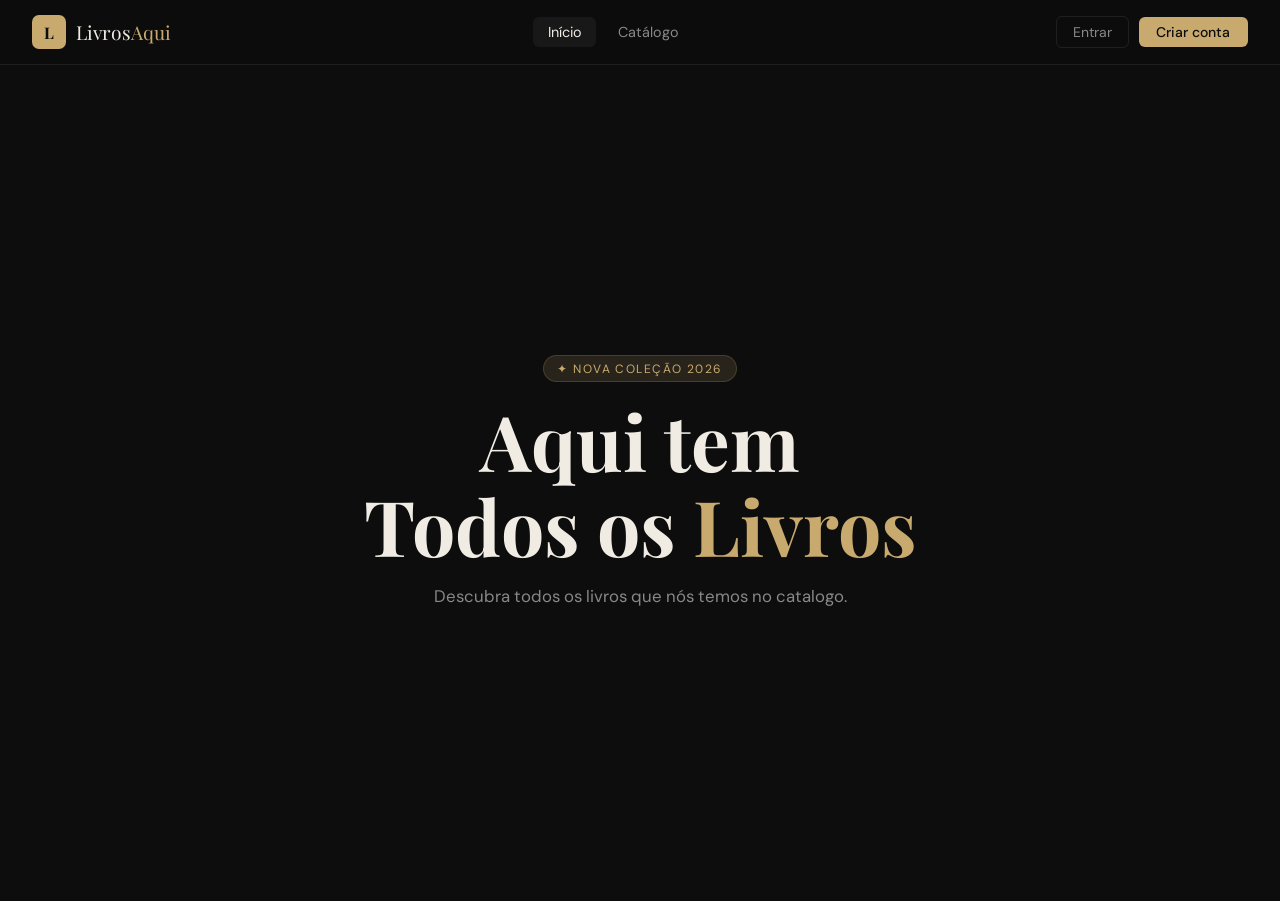
<file: index.html>
<!DOCTYPE html>
<html lang="pt-BR">
<head>
  <meta charset="UTF-8" />
  <meta name="viewport" content="width=device-width, initial-scale=1.0"/>
  <title>Aluguel de Livros</title>
  <link href="https://fonts.googleapis.com/css2?family=Playfair+Display:wght@700&family=DM+Sans:wght@300;400;500&display=swap" rel="stylesheet"/>
  <link rel="stylesheet" href="index.css"/>
</head>
<body>

<header>
  <div class="header-inner">

    <a href="#" class="logo">
      <div class="logo-mark">L</div>
      <span class="logo-name">Livros<span>Aqui</span></span>
    </a>

    <nav>
      <a href="#" class="nav-link active">Início</a>
      <a href="#" class="nav-link">Catálogo</a>
    </nav>

    <div class="header-actions">
      <button class="btn-login">Entrar</button>
      <a href="#" class="btn-cadastro">Criar conta</a>
    </div>

  </div>
</header>

  <section class="hero">
    <span class="tag">✦ Nova coleção 2026</span>
    <h1>Aqui tem<br/>Todos os <em>Livros</em></h1>
    <p>Descubra todos os livros que nós temos no catalogo.</p>
  </section>

</body>
</html>
</file>
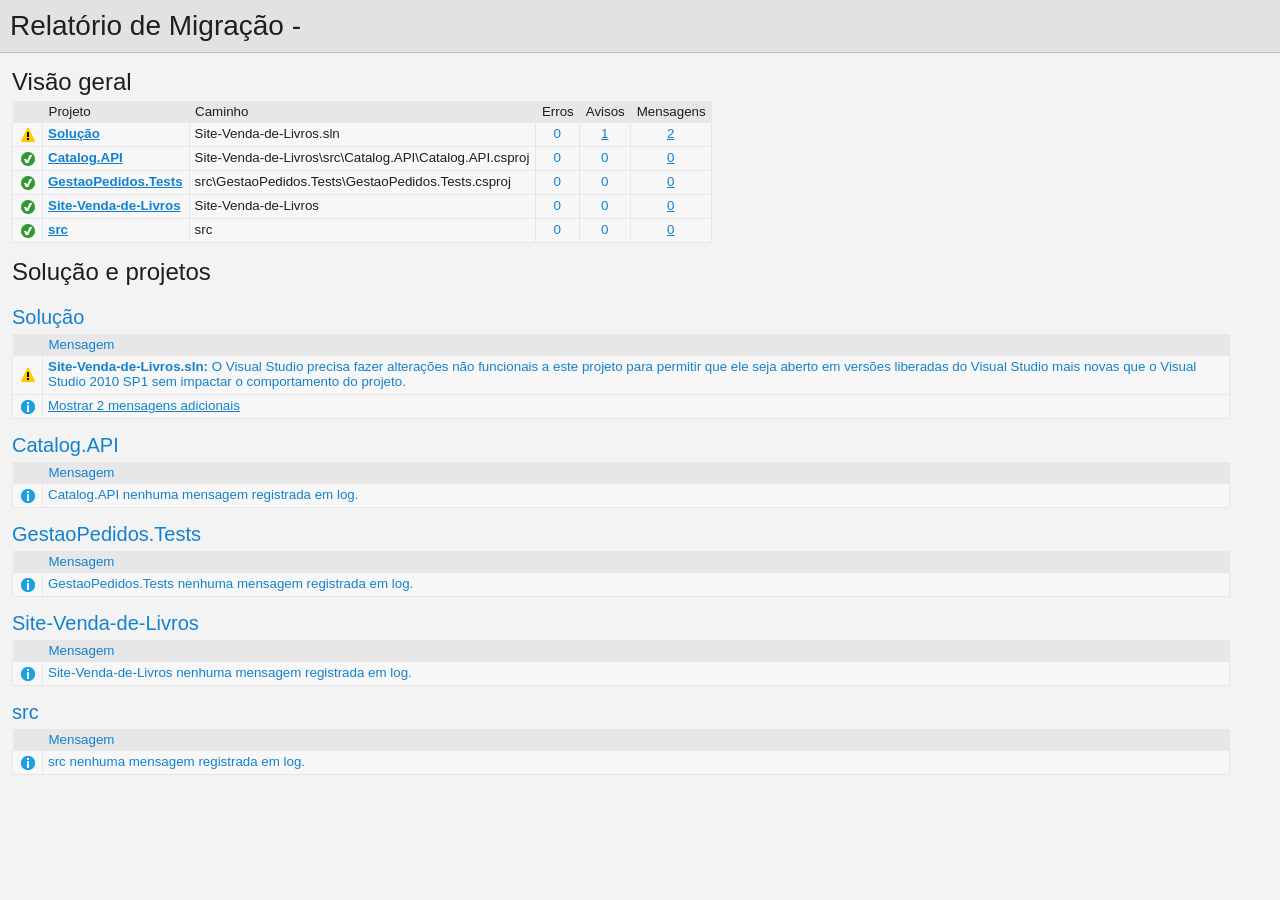
<file: UpgradeLog.htm>
﻿<!DOCTYPE html>
<!-- saved from url=(0014)about:internet -->
 <html xmlns:msxsl="urn:schemas-microsoft-com:xslt"><head><meta content="en-us" http-equiv="Content-Language" /><meta content="text/html; charset=utf-16" http-equiv="Content-Type" /><title _locID="ConversionReport0">
          Relatório de Migração
        </title><style> 
                    /* Body style, for the entire document */
                    body
                    {
                        background: #F3F3F4;
                        color: #1E1E1F;
                        font-family: "Segoe UI", Tahoma, Geneva, Verdana, sans-serif;
                        padding: 0;
                        margin: 0;
                    }

                    /* Header1 style, used for the main title */
                    h1
                    {
                        padding: 10px 0px 10px 10px;
                        font-size: 21pt;
                        background-color: #E2E2E2;
                        border-bottom: 1px #C1C1C2 solid; 
                        color: #201F20;
                        margin: 0;
                        font-weight: normal;
                    }

                    /* Header2 style, used for "Overview" and other sections */
                    h2
                    {
                        font-size: 18pt;
                        font-weight: normal;
                        padding: 15px 0 5px 0;
                        margin: 0;
                    }

                    /* Header3 style, used for sub-sections, such as project name */
                    h3
                    {
                        font-weight: normal;
                        font-size: 15pt;
                        margin: 0;
                        padding: 15px 0 5px 0;
                        background-color: transparent;
                    }

                    /* Color all hyperlinks one color */
                    a
                    {
                        color: #1382CE;
                    }

                    /* Table styles */ 
                    table
                    {
                        border-spacing: 0 0;
                        border-collapse: collapse;
                        font-size: 10pt;
                    }

                    table th
                    {
                        background: #E7E7E8;
                        text-align: left;
                        text-decoration: none;
                        font-weight: normal;
                        padding: 3px 6px 3px 6px;
                    }

                    table td
                    {
                        vertical-align: top;
                        padding: 3px 6px 5px 5px;
                        margin: 0px;
                        border: 1px solid #E7E7E8;
                        background: #F7F7F8;
                    }

                    /* Local link is a style for hyperlinks that link to file:/// content, there are lots so color them as 'normal' text until the user mouse overs */
                    .localLink
                    {
                        color: #1E1E1F;
                        background: #EEEEED;
                        text-decoration: none;
                    }

                    .localLink:hover
                    {
                        color: #1382CE;
                        background: #FFFF99;
                        text-decoration: none;
                    }

                    /* Center text, used in the over views cells that contain message level counts */ 
                    .textCentered
                    {
                        text-align: center;
                    }

                    /* The message cells in message tables should take up all avaliable space */
                    .messageCell
                    {
                        width: 100%;
                    }

                    /* Padding around the content after the h1 */ 
                    #content 
                    {
	                    padding: 0px 12px 12px 12px; 
                    }

                    /* The overview table expands to width, with a max width of 97% */ 
                    #overview table
                    {
                        width: auto;
                        max-width: 75%; 
                    }

                    /* The messages tables are always 97% width */
                    #messages table
                    {
                        width: 97%;
                    }

                    /* All Icons */
                    .IconSuccessEncoded, .IconInfoEncoded, .IconWarningEncoded, .IconErrorEncoded
                    {
                        min-width:18px;
                        min-height:18px; 
                        background-repeat:no-repeat;
                        background-position:center;
                    }

                    /* Success icon encoded */
                    .IconSuccessEncoded
                    {
                        /* Note: Do not delete the comment below. It is used to verify the correctness of the encoded image resource below before the product is released */
                        /* [---XsltValidateInternal-Base64EncodedImage:IconSuccess#Begin#background-image: url(data:image/png;base64,#Separator#);#End#] */
                        background-image: url([data-uri]);
                    }

                    /* Information icon encoded */
                    .IconInfoEncoded
                    {
                        /* Note: Do not delete the comment below. It is used to verify the correctness of the encoded image resource below before the product is released */
                        /* [---XsltValidateInternal-Base64EncodedImage:IconInformation#Begin#background-image: url(data:image/png;base64,#Separator#);#End#] */
                        background-image: url([data-uri]);
                    }

                    /* Warning icon encoded */
                    .IconWarningEncoded
                    {
                        /* Note: Do not delete the comment below. It is used to verify the correctness of the encoded image resource below before the product is released */
                        /* [---XsltValidateInternal-Base64EncodedImage:IconWarning#Begin#background-image: url(data:image/png;base64,#Separator#);#End#] */
                        background-image: url([data-uri]);
                    }

                    /* Error icon encoded */
                    .IconErrorEncoded
                    {
                        /* Note: Do not delete the comment below. It is used to verify the correctness of the encoded image resource below before the product is released */
                        /* [---XsltValidateInternal-Base64EncodedImage:IconError#Begin#background-image: url(data:image/png;base64,#Separator#);#End#] */
                        background-image: url([data-uri]);
                    }
                 </style><script type="text/javascript" language="javascript"> 
          
            // Startup 
            // Hook up the the loaded event for the document/window, to linkify the document content
            var startupFunction = function() { linkifyElement("messages"); };
            
            if(window.attachEvent)
            {
              window.attachEvent('onload', startupFunction);
            }
            else if (window.addEventListener) 
            {
              window.addEventListener('load', startupFunction, false);
            }
            else 
            {
              document.addEventListener('load', startupFunction, false);
            } 
            
            // Toggles the visibility of table rows with the specified name 
            function toggleTableRowsByName(name)
            {
               var allRows = document.getElementsByTagName('tr');
               for (i=0; i < allRows.length; i++)
               {
                  var currentName = allRows[i].getAttribute('name');
                  if(!!currentName && currentName.indexOf(name) == 0)
                  {
                      var isVisible = allRows[i].style.display == ''; 
                      isVisible ? allRows[i].style.display = 'none' : allRows[i].style.display = '';
                  }
               }
            }
            
            function scrollToFirstVisibleRow(name) 
            {
               var allRows = document.getElementsByTagName('tr');
               for (i=0; i < allRows.length; i++)
               {
                  var currentName = allRows[i].getAttribute('name');
                  var isVisible = allRows[i].style.display == ''; 
                  if(!!currentName && currentName.indexOf(name) == 0 && isVisible)
                  {
                     allRows[i].scrollIntoView(true); 
                     return true; 
                  }
               }
               
               return false;
            }
            
            // Linkifies the specified text content, replaces candidate links with html links 
            function linkify(text)
            {
                 if(!text || 0 === text.length)
                 {
                     return text; 
                 }

                 // Find http, https and ftp links and replace them with hyper links 
                 var urlLink = /(http|https|ftp)\:\/\/[a-zA-Z0-9\-\.]+(:[a-zA-Z0-9]*)?\/?([a-zA-Z0-9\-\._\?\,\/\\\+&%\$#\=~;\{\}])*/gi;
                 
                 return text.replace(urlLink, '<a href="$&">$&</a>') ;
            }
            
            // Linkifies the specified element by ID
            function linkifyElement(id)
            {
                var element = document.getElementById(id);
                if(!!element)
                {
                  element.innerHTML = linkify(element.innerHTML); 
                }
            }
            
            function ToggleMessageVisibility(projectName)
            {
              if(!projectName || 0 === projectName.length)
              {
                return; 
              }
              
              toggleTableRowsByName("MessageRowClass" + projectName);
              toggleTableRowsByName('MessageRowHeaderShow' + projectName);
              toggleTableRowsByName('MessageRowHeaderHide' + projectName); 
            }
            
            function ScrollToFirstVisibleMessage(projectName)
            {
              if(!projectName || 0 === projectName.length)
              {
                return; 
              }
              
              // First try the 'Show messages' row
              if(!scrollToFirstVisibleRow('MessageRowHeaderShow' + projectName))
              {
                // Failed to find a visible row for 'Show messages', try an actual message row 
                scrollToFirstVisibleRow('MessageRowClass' + projectName); 
              }
            }
           </script></head><body><h1 _locID="ConversionReport">
          Relatório de Migração - </h1><div id="content"><h2 _locID="OverviewTitle">Visão geral</h2><div id="overview"><table><tr><th></th><th _locID="ProjectTableHeader">Projeto</th><th _locID="PathTableHeader">Caminho</th><th _locID="ErrorsTableHeader">Erros</th><th _locID="WarningsTableHeader">Avisos</th><th _locID="MessagesTableHeader">Mensagens</th></tr><tr><td class="IconWarningEncoded" /><td><strong><a href="#Solution"><span _locID="OverviewSolutionSpan">Solução</span></a></strong></td><td>Site-Venda-de-Livros.sln</td><td class="textCentered"><a>0</a></td><td class="textCentered"><a href="#SolutionWarning">1</a></td><td class="textCentered"><a href="#" onclick="ScrollToFirstVisibleMessage('Solution'); return false;">2</a></td></tr><tr><td class="IconSuccessEncoded" /><td><strong><a href="#Catalog.API">Catalog.API</a></strong></td><td>Site-Venda-de-Livros\src\Catalog.API\Catalog.API.csproj</td><td class="textCentered"><a>0</a></td><td class="textCentered"><a>0</a></td><td class="textCentered"><a href="#">0</a></td></tr><tr><td class="IconSuccessEncoded" /><td><strong><a href="#GestaoPedidos.Tests">GestaoPedidos.Tests</a></strong></td><td>src\GestaoPedidos.Tests\GestaoPedidos.Tests.csproj</td><td class="textCentered"><a>0</a></td><td class="textCentered"><a>0</a></td><td class="textCentered"><a href="#">0</a></td></tr><tr><td class="IconSuccessEncoded" /><td><strong><a href="#Site-Venda-de-Livros">Site-Venda-de-Livros</a></strong></td><td>Site-Venda-de-Livros</td><td class="textCentered"><a>0</a></td><td class="textCentered"><a>0</a></td><td class="textCentered"><a href="#">0</a></td></tr><tr><td class="IconSuccessEncoded" /><td><strong><a href="#src">src</a></strong></td><td>src</td><td class="textCentered"><a>0</a></td><td class="textCentered"><a>0</a></td><td class="textCentered"><a href="#">0</a></td></tr></table></div><h2 _locID="SolutionAndProjectsTitle">Solução e projetos</h2><div id="messages"><a name="Solution" /><h3 _locID="ProjectDisplayNameHeader">Solução</h3><table><tr id="SolutionHeaderRow"><th></th><th class="messageCell" _locID="MessageTableHeader">Mensagem</th></tr><tr name="WarningRowClassSolution"><td class="IconWarningEncoded"><a name="SolutionWarning" /></td><td class="messageCell"><strong>Site-Venda-de-Livros.sln:
        </strong><span>O Visual Studio precisa fazer alterações não funcionais a este projeto para permitir que ele seja aberto em versões liberadas do Visual Studio mais novas que o Visual Studio 2010 SP1 sem impactar o comportamento do projeto.</span></td></tr><tr name="MessageRowHeaderShowSolution"><td class="IconInfoEncoded" /><td class="messageCell"><a _locID="ShowAdditionalMessages" href="#" name="SolutionMessage" onclick="ToggleMessageVisibility('Solution'); return false;">
          Mostrar 2 mensagens adicionais
        </a></td></tr><tr name="MessageRowClassSolution" style="display: none"><td class="IconInfoEncoded"><a name="SolutionMessage" /></td><td class="messageCell"><strong>Site-Venda-de-Livros.sln:
        </strong><span>Arquivo armazenado em backup com êxito como C:\Users\Tralhoto\Desktop\topicos avançados computaçao\Site-Venda-de-Livros\Backup\Site-Venda-de-Livros.sln</span></td></tr><tr name="MessageRowClassSolution" style="display: none"><td class="IconInfoEncoded"><a name="SolutionMessage" /></td><td class="messageCell"><strong>Site-Venda-de-Livros.sln:
        </strong><span>Solução migrada com êxito</span></td></tr><tr style="display: none" name="MessageRowHeaderHideSolution"><td class="IconInfoEncoded" /><td class="messageCell"><a _locID="HideAdditionalMessages" href="#" name="SolutionMessage" onclick="ToggleMessageVisibility('Solution'); return false;">
          Ocultar 2 mensagens adicionais
        </a></td></tr></table><a name="Catalog.API" /><h3>Catalog.API</h3><table><tr id="Catalog.APIHeaderRow"><th></th><th class="messageCell" _locID="MessageTableHeader">Mensagem</th></tr><tr><td class="IconInfoEncoded" /><td class="messageCell" _locID="NoMessagesRow">Catalog.API nenhuma mensagem registrada em log.
                  </td></tr></table><a name="GestaoPedidos.Tests" /><h3>GestaoPedidos.Tests</h3><table><tr id="GestaoPedidos.TestsHeaderRow"><th></th><th class="messageCell" _locID="MessageTableHeader">Mensagem</th></tr><tr><td class="IconInfoEncoded" /><td class="messageCell" _locID="NoMessagesRow">GestaoPedidos.Tests nenhuma mensagem registrada em log.
                  </td></tr></table><a name="Site-Venda-de-Livros" /><h3>Site-Venda-de-Livros</h3><table><tr id="Site-Venda-de-LivrosHeaderRow"><th></th><th class="messageCell" _locID="MessageTableHeader">Mensagem</th></tr><tr><td class="IconInfoEncoded" /><td class="messageCell" _locID="NoMessagesRow">Site-Venda-de-Livros nenhuma mensagem registrada em log.
                  </td></tr></table><a name="src" /><h3>src</h3><table><tr id="srcHeaderRow"><th></th><th class="messageCell" _locID="MessageTableHeader">Mensagem</th></tr><tr><td class="IconInfoEncoded" /><td class="messageCell" _locID="NoMessagesRow">src nenhuma mensagem registrada em log.
                  </td></tr></table></div></div></body></html>
</file>
<file: index.css>
*, *::before, *::after {
  margin: 0;
  padding: 0;
  box-sizing: border-box;
}

:root {
  --bg: #0d0d0d;
  --border: rgba(255, 255, 255, 0.08);
  --accent: #c8a96e;
  --text: #f0ece4;
  --muted: #888;
}

body {
  font-family: 'DM Sans', sans-serif;
  background: var(--bg);
  color: var(--text);
}

header {
  position: sticky;
  top: 0;
  z-index: 100;
  background: rgba(13, 13, 13, 0.90);
  backdrop-filter: blur(12px);
  border-bottom: 1px solid var(--border);
}

.header-inner {
  max-width: 1280px;
  margin: 0 auto;
  padding: 0 2rem;
  height: 64px;
  display: flex;
  align-items: center;
  justify-content: space-between;
}

.logo {
  display: flex;
  align-items: center;
  gap: 0.6rem;
  text-decoration: none;
  flex-shrink: 0;
}

.logo-mark {
  width: 34px;
  height: 34px;
  background: var(--accent);
  border-radius: 7px;
  display: flex;
  align-items: center;
  justify-content: center;
  font-family: 'Playfair Display', serif;
  font-size: 1rem;
  font-weight: 700;
  color: #0d0d0d;
}

.logo-name {
  font-family: 'Playfair Display', serif;
  font-size: 1.2rem;
  color: var(--text);
}

.logo-name span {
  color: var(--accent);
}

nav {
  display: flex;
  align-items: center;
  gap: 0.5rem;
}

.nav-link {
  text-decoration: none;
  color: var(--muted);
  font-size: 0.9rem;
  padding: 0.4rem 0.9rem;
  border-radius: 6px;
  transition: color 0.2s, background 0.2s;
}

.nav-link:hover,
.nav-link.active {
  color: var(--text);
  background: rgba(255, 255, 255, 0.05);
}

.header-actions {
  display: flex;
  align-items: center;
  gap: 0.6rem;
  flex-shrink: 0;
}

.btn-login {
  padding: 0.4rem 1rem;
  background: none;
  border: 1px solid var(--border);
  color: var(--muted);
  font-family: 'DM Sans', sans-serif;
  font-size: 0.875rem;
  border-radius: 6px;
  cursor: pointer;
  transition: color 0.2s, border-color 0.2s;
}

.btn-login:hover {
  color: var(--text);
  border-color: rgba(255, 255, 255, 0.2);
}

.btn-cadastro {
  padding: 0.4rem 1.1rem;
  background: var(--accent);
  color: #0d0d0d;
  border: none;
  font-family: 'DM Sans', sans-serif;
  font-size: 0.875rem;
  font-weight: 500;
  border-radius: 6px;
  cursor: pointer;
  text-decoration: none;
  transition: opacity 0.2s, transform 0.2s;
}

.btn-cadastro:hover {
  opacity: 0.88;
  transform: translateY(-1px);
}

.hero {
  height: calc(100vh - 64px);
  display: flex;
  align-items: center;
  justify-content: center;
  flex-direction: column;
  gap: 1rem;
  text-align: center;
  padding: 2rem;
}

.hero h1 {
  font-family: 'Playfair Display', serif;
  font-size: clamp(2.5rem, 6vw, 5rem);
  line-height: 1.1;
}

.hero h1 em { color: var(--accent); font-style: normal; }
.hero p { color: var(--muted); font-size: 1.05rem; max-width: 420px; line-height: 1.65; }

.tag {
  display: inline-block;
  background: rgba(200, 169, 110, 0.15);
  color: var(--accent);
  font-size: 0.75rem;
  letter-spacing: 0.12em;
  text-transform: uppercase;
  padding: 0.3rem 0.85rem;
  border-radius: 100px;
  border: 1px solid rgba(200, 169, 110, 0.2);
}
</file>
